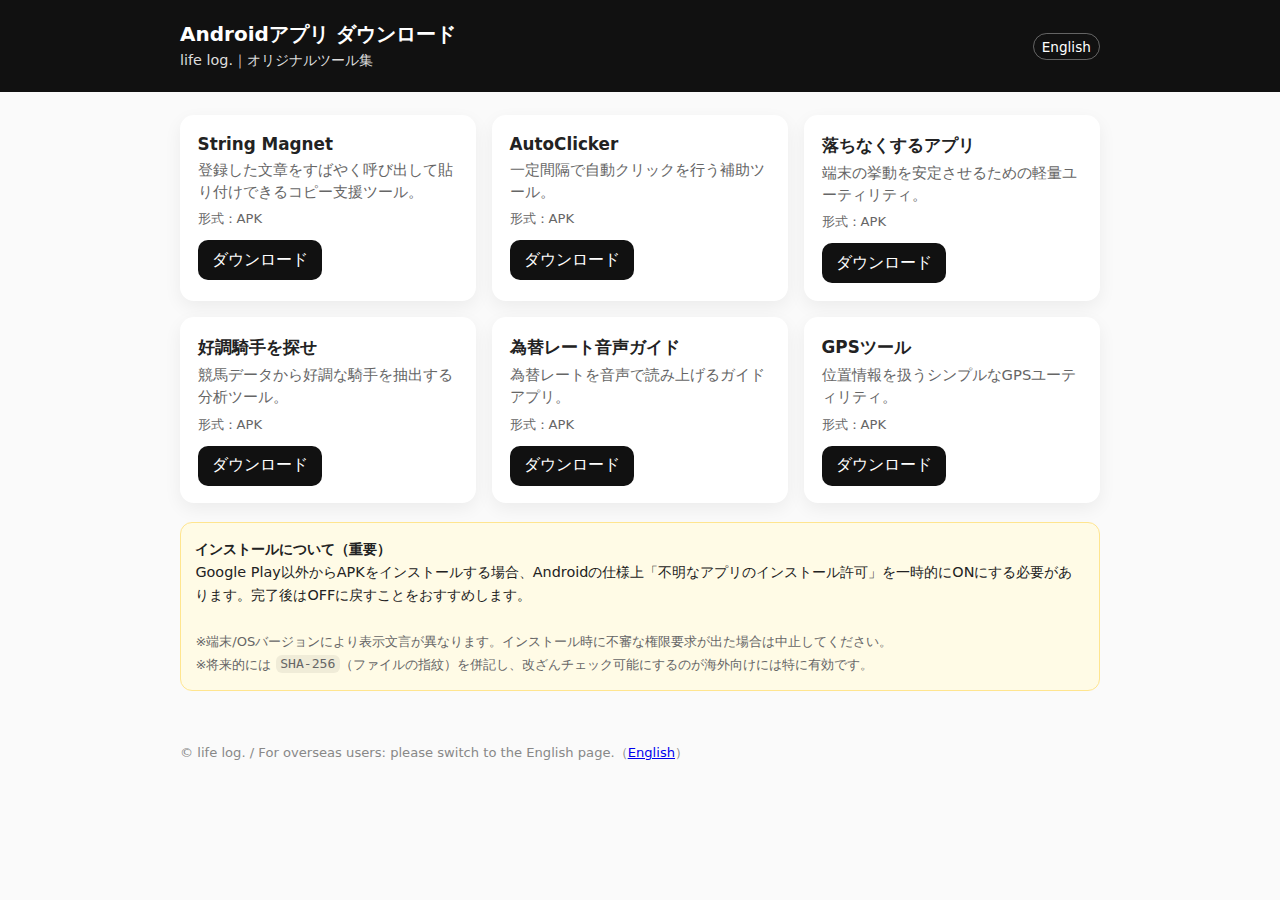
<file: android/index.html>
<!doctype html>
<html lang="ja">
<head>
  <meta charset="utf-8" />
  <meta name="viewport" content="width=device-width,initial-scale=1" />
  <title>Androidアプリ配布｜life log.</title>
  <meta name="description" content="life log. が公開しているAndroidアプリのダウンロードページです。コピー支援・自動操作・為替音声ガイドなどのツールを公開しています。">

  <!-- SEO: 言語/地域 -->
  <link rel="alternate" hreflang="ja" href="./" />
  <link rel="alternate" hreflang="en" href="./en/" />
  <link rel="alternate" hreflang="x-default" href="./en/" />

  <link rel="stylesheet" href="/assets/css/commonbase.css">


  <!-- SNS -->
  <meta property="og:title" content="Android Apps｜life log." />
  <meta property="og:description" content="Androidアプリ配布ページ（コピー支援・自動操作・為替音声ガイドなど）" />
  <meta property="og:type" content="website" />
</head>

<body>
  <header>
    <div class="row">
      <div>
        <h1>Androidアプリ ダウンロード</h1>
        <p>life log.｜オリジナルツール集</p>
      </div>
      <nav class="lang" aria-label="language switch">
        <a href="./en/" lang="en">English</a>
      </nav>
    </div>
  </header>

  <main>
    <section class="grid" aria-label="apps">
      <article class="app">
        <h2>String Magnet</h2>
        <p>登録した文章をすばやく呼び出して貼り付けできるコピー支援ツール。</p>
        <div class="meta">形式：APK</div>
        <a class="btn" href="/downloads/cap.apk">ダウンロード</a>
      </article>

      <article class="app">
        <h2>AutoClicker</h2>
        <p>一定間隔で自動クリックを行う補助ツール。</p>
        <div class="meta">形式：APK</div>
        <a class="btn" href="/downloads/AutoClicker.apk">ダウンロード</a>
      </article>

      <article class="app">
        <h2>落ちなくするアプリ</h2>
        <p>端末の挙動を安定させるための軽量ユーティリティ。</p>
        <div class="meta">形式：APK</div>
        <a class="btn" href="/downloads/ochinai.apk">ダウンロード</a>
      </article>

      <article class="app">
        <h2>好調騎手を探せ</h2>
        <p>競馬データから好調な騎手を抽出する分析ツール。</p>
        <div class="meta">形式：APK</div>
        <a class="btn" href="/downloads/kisyuget.apk">ダウンロード</a>
      </article>

      <article class="app">
        <h2>為替レート音声ガイド</h2>
        <p>為替レートを音声で読み上げるガイドアプリ。</p>
        <div class="meta">形式：APK</div>
        <a class="btn" href="/downloads/hter.apk">ダウンロード</a>
      </article>

      <article class="app">
        <h2>GPSツール</h2>
        <p>位置情報を扱うシンプルなGPSユーティリティ。</p>
        <div class="meta">形式：APK</div>
        <a class="btn" href="/downloads/app-release.apk">ダウンロード</a>
      </article>
    </section>

    <section class="notice" aria-label="install">
      <strong>インストールについて（重要）</strong><br>
      Google Play以外からAPKをインストールする場合、Androidの仕様上「不明なアプリのインストール許可」を一時的にONにする必要があります。完了後はOFFに戻すことをおすすめします。<br><br>
      <span class="small">
        ※端末/OSバージョンにより表示文言が異なります。インストール時に不審な権限要求が出た場合は中止してください。<br>
        ※将来的には <code>SHA-256</code>（ファイルの指紋）を併記し、改ざんチェック可能にするのが海外向けには特に有効です。
      </span>
    </section>
  </main>

  <footer>
    © life log. / For overseas users: please switch to the English page.（<a href="./en/">English</a>）
  </footer>
</body>
</html>
</file>
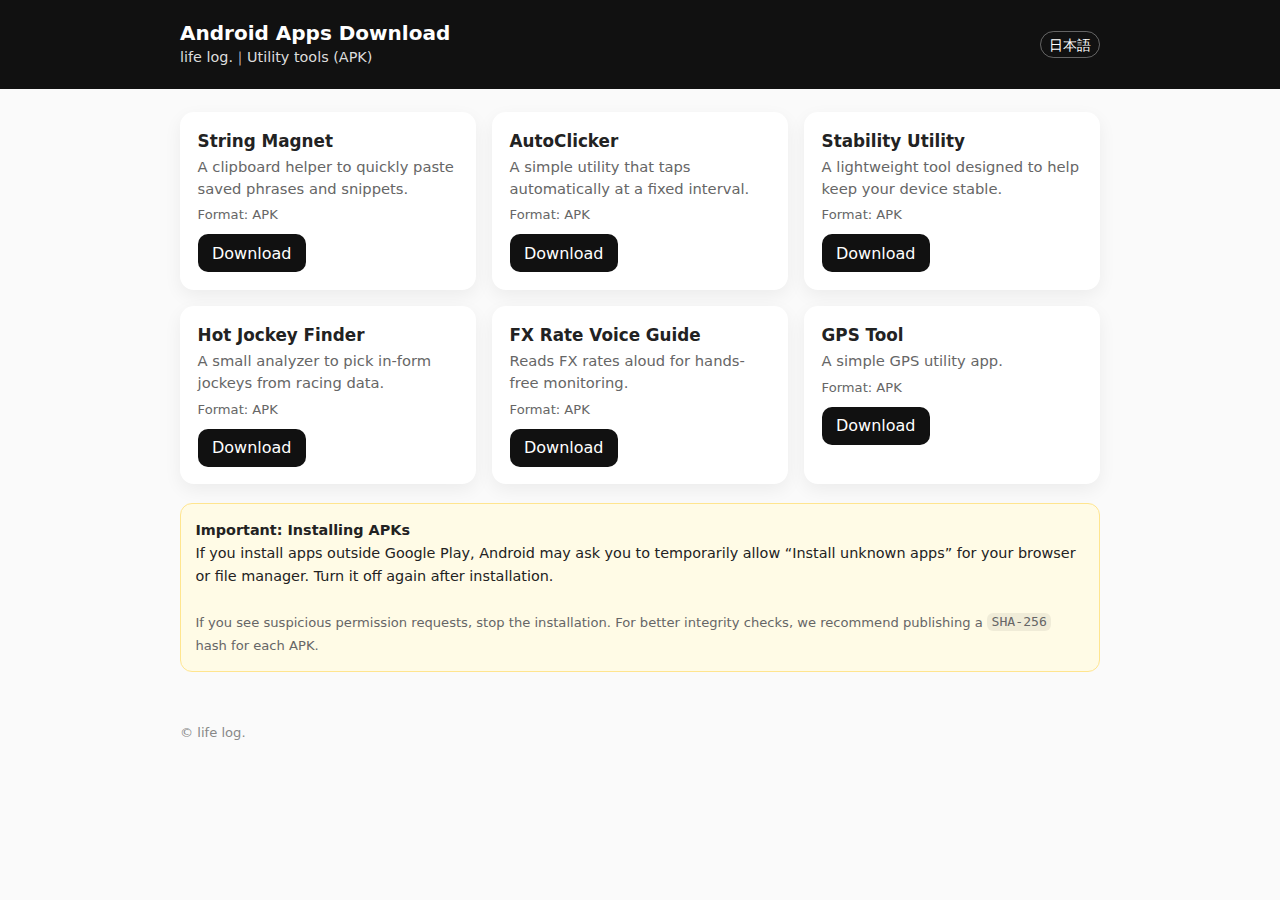
<file: android/en/index.html>
<!doctype html>
<html lang="en">
<head>
  <meta charset="utf-8" />
  <meta name="viewport" content="width=device-width,initial-scale=1" />
  <title>Android Apps Download｜life log.</title>
  <meta name="description" content="Download Android APK tools by life log. Clipboard helpers, auto click utilities, FX voice guide, and more.">

  <link rel="alternate" hreflang="ja" href="../" />
  <link rel="alternate" hreflang="en" href="./" />
  <link rel="alternate" hreflang="x-default" href="./" />
  <link rel="stylesheet" href="../../assets/css/commonbase.css">

  <meta property="og:title" content="Android Apps Download｜life log." />
  <meta property="og:description" content="Download Android APK tools: clipboard helper, auto click utility, FX voice guide, and more." />
  <meta property="og:type" content="website" />
</head>

<body>
  <header>
    <div class="row">
      <div>
        <h1>Android Apps Download</h1>
        <p>life log.｜Utility tools (APK)</p>
      </div>
      <nav class="lang" aria-label="language switch">
        <a href="../" lang="ja">日本語</a>
      </nav>
    </div>
  </header>

  <main>
    <section class="grid" aria-label="apps">
      <article class="app">
        <h2>String Magnet</h2>
        <p>A clipboard helper to quickly paste saved phrases and snippets.</p>
        <div class="meta">Format: APK</div>
        <a class="btn" href="../..../../downloads/cap.apk">Download</a>
      </article>

      <article class="app">
        <h2>AutoClicker</h2>
        <p>A simple utility that taps automatically at a fixed interval.</p>
        <div class="meta">Format: APK</div>
        <a class="btn" href="../../downloads/AutoClicker.apk">Download</a>
      </article>

      <article class="app">
        <h2>Stability Utility</h2>
        <p>A lightweight tool designed to help keep your device stable.</p>
        <div class="meta">Format: APK</div>
        <a class="btn" href="../../downloads/ochinai.apk">Download</a>
      </article>

      <article class="app">
        <h2>Hot Jockey Finder</h2>
        <p>A small analyzer to pick in-form jockeys from racing data.</p>
        <div class="meta">Format: APK</div>
        <a class="btn" href="../../downloads/kisyuget.apk">Download</a>
      </article>

      <article class="app">
        <h2>FX Rate Voice Guide</h2>
        <p>Reads FX rates aloud for hands-free monitoring.</p>
        <div class="meta">Format: APK</div>
        <a class="btn" href="../../downloads/hter.apk">Download</a>
      </article>

      <article class="app">
        <h2>GPS Tool</h2>
        <p>A simple GPS utility app.</p>
        <div class="meta">Format: APK</div>
        <a class="btn" href="../../downloads/app-release.apk">Download</a>
      </article>
    </section>

    <section class="notice" aria-label="install">
      <strong>Important: Installing APKs</strong><br>
      If you install apps outside Google Play, Android may ask you to temporarily allow “Install unknown apps” for your browser or file manager. Turn it off again after installation.<br><br>
      <span class="small">
        If you see suspicious permission requests, stop the installation. For better integrity checks, we recommend publishing a <code>SHA-256</code> hash for each APK.
      </span>
    </section>
  </main>

  <footer>
    © life log.
  </footer>
</body>
</html>
</file>
<file: assets/css/commonbase.css>
:root{--bg:#fafafa;--card:#fff;--txt:#222;--sub:#666;--brand:#111;--btn:#111;}
    body{font-family:system-ui,-apple-system,BlinkMacSystemFont,"Segoe UI",sans-serif;margin:0;background:var(--bg);color:var(--txt);}
    header{background:var(--brand);color:#fff;padding:1.2em 1em;}
    header .row{max-width:920px;margin:0 auto;display:flex;gap:1em;align-items:center;justify-content:space-between;flex-wrap:wrap;}
    header h1{font-size:1.25rem;margin:.1em 0;}
    header p{margin:.2em 0;color:#ddd;font-size:.9rem}
    .lang a{color:#fff;text-decoration:none;border:1px solid rgba(255,255,255,.35);padding:.35em .6em;border-radius:999px;font-size:.85rem}
    main{max-width:920px;margin:0 auto;padding:1.4em 1em 2em;}
    .grid{display:grid;grid-template-columns:repeat(auto-fit,minmax(260px,1fr));gap:1em}
    .app{background:var(--card);border-radius:14px;padding:1.1em;box-shadow:0 6px 18px rgba(0,0,0,.06)}
    .app h2{font-size:1.05rem;margin:.1em 0 .3em}
    .app p{margin:.2em 0;color:var(--sub);font-size:.92rem;line-height:1.5}
    .meta{margin-top:.55em;color:var(--sub);font-size:.82rem}
    .btn{display:inline-block;margin-top:.75em;background:var(--btn);color:#fff;text-decoration:none;padding:.6em .9em;border-radius:10px}
    .notice{margin-top:1.3em;background:#fffbe6;border:1px solid #ffe58f;border-radius:12px;padding:1em;font-size:.9rem;line-height:1.6}
    .notice code{background:rgba(0,0,0,.06);padding:.1em .35em;border-radius:6px}
    footer{max-width:920px;margin:0 auto;padding:1.6em 1em 2.5em;color:#888;font-size:.82rem}
    .small{font-size:.82rem;color:var(--sub)}
</file>
